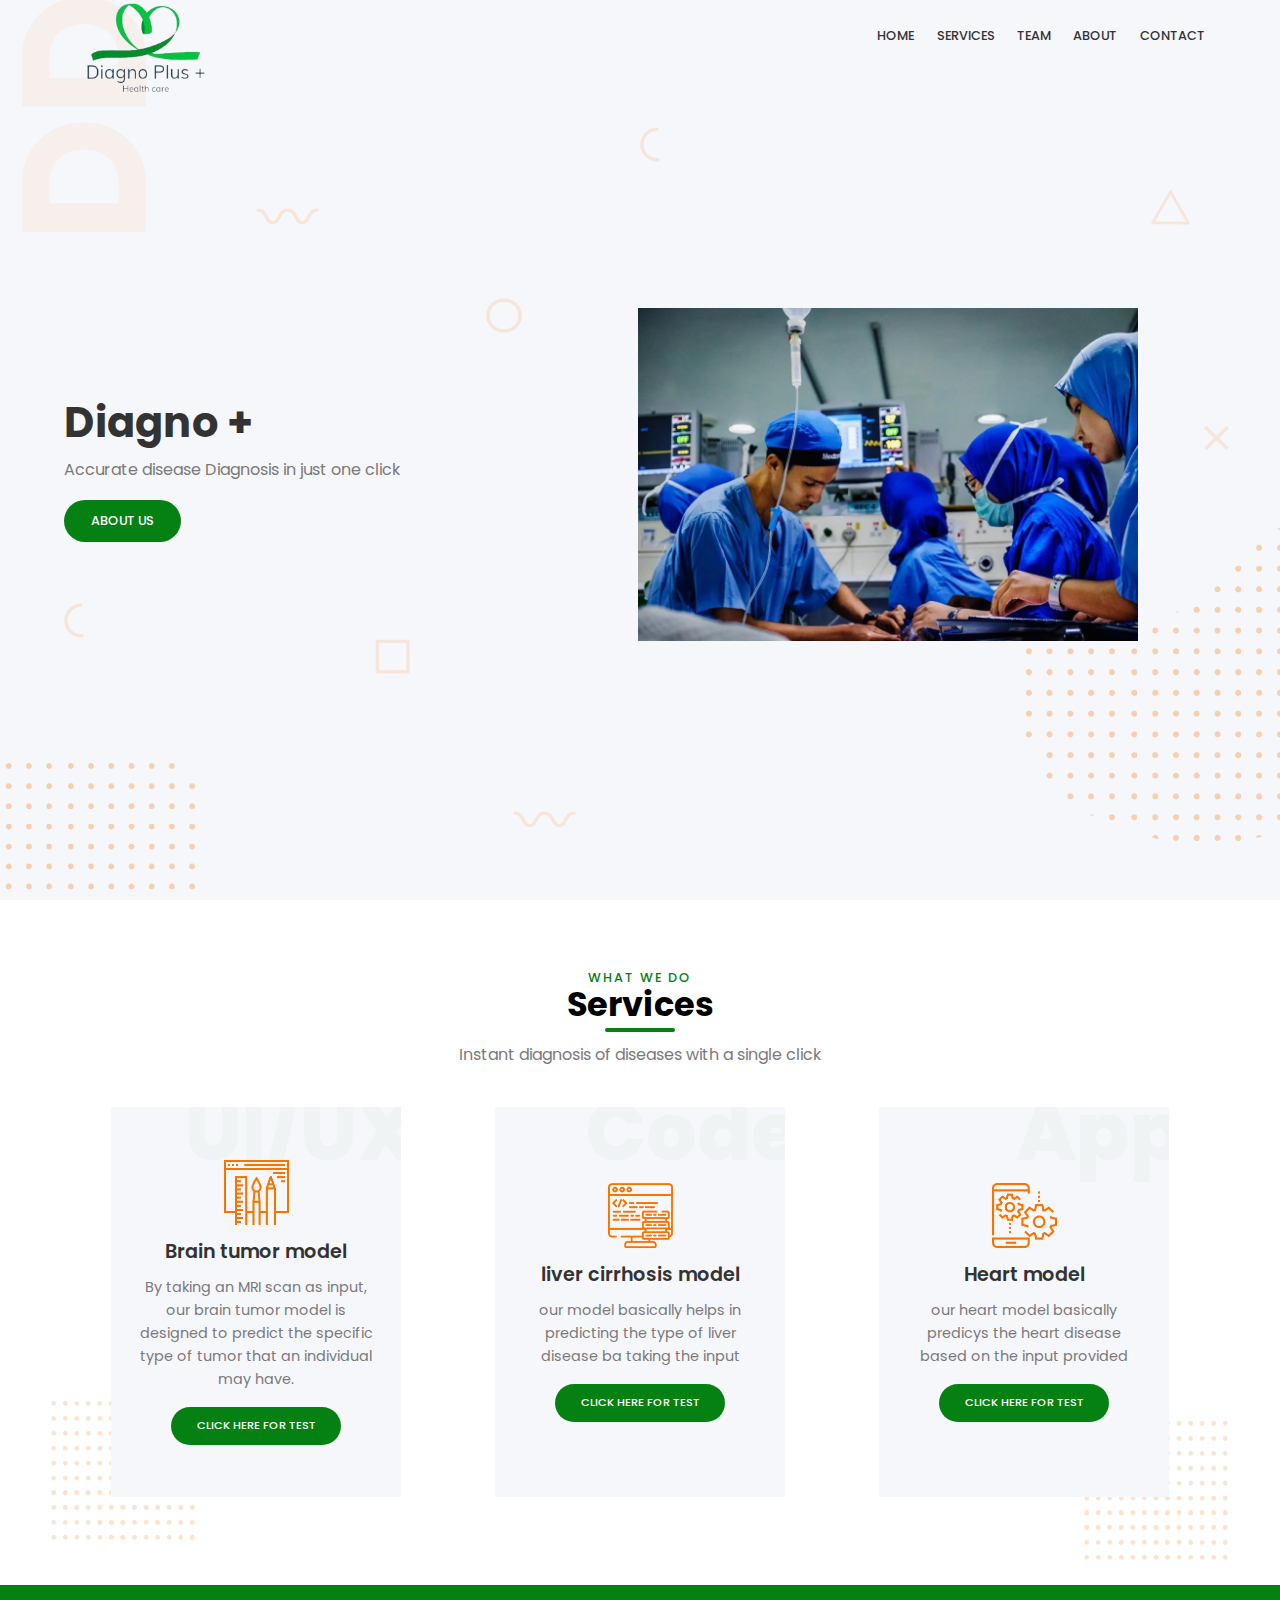
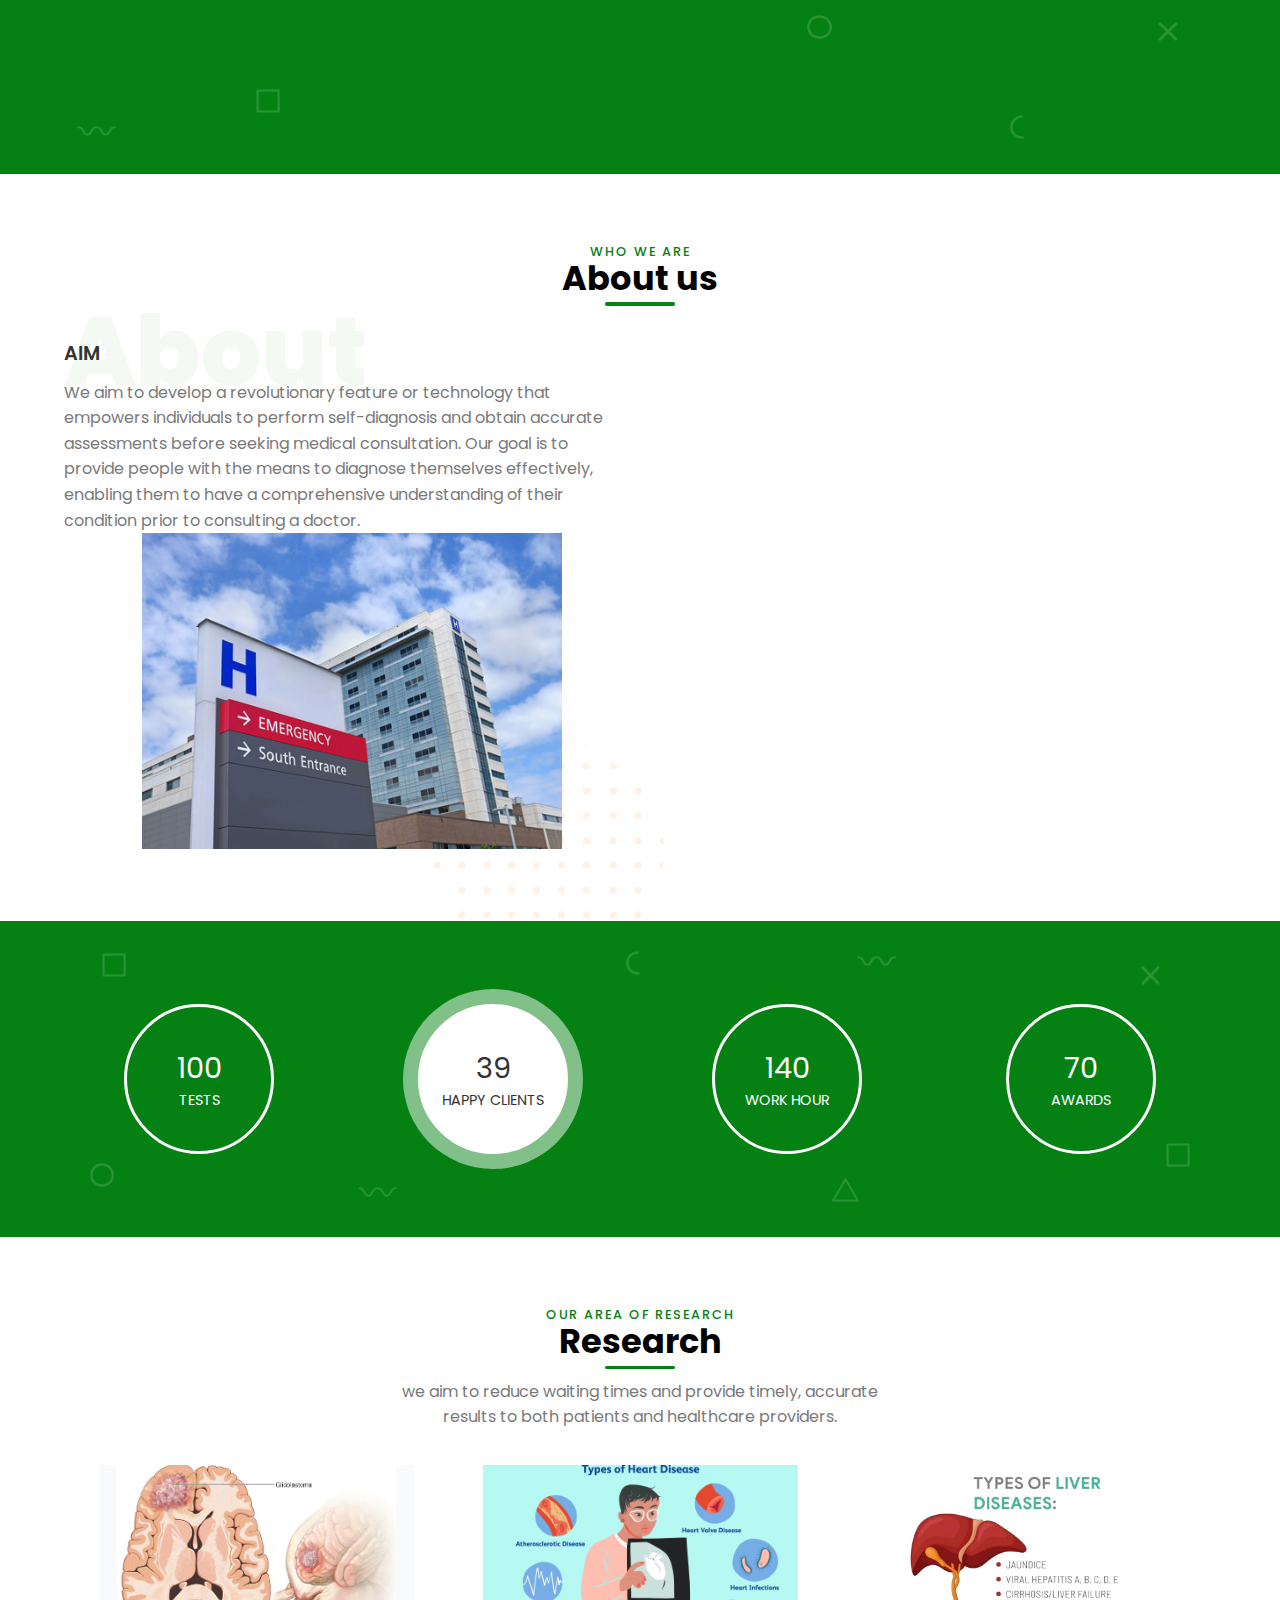
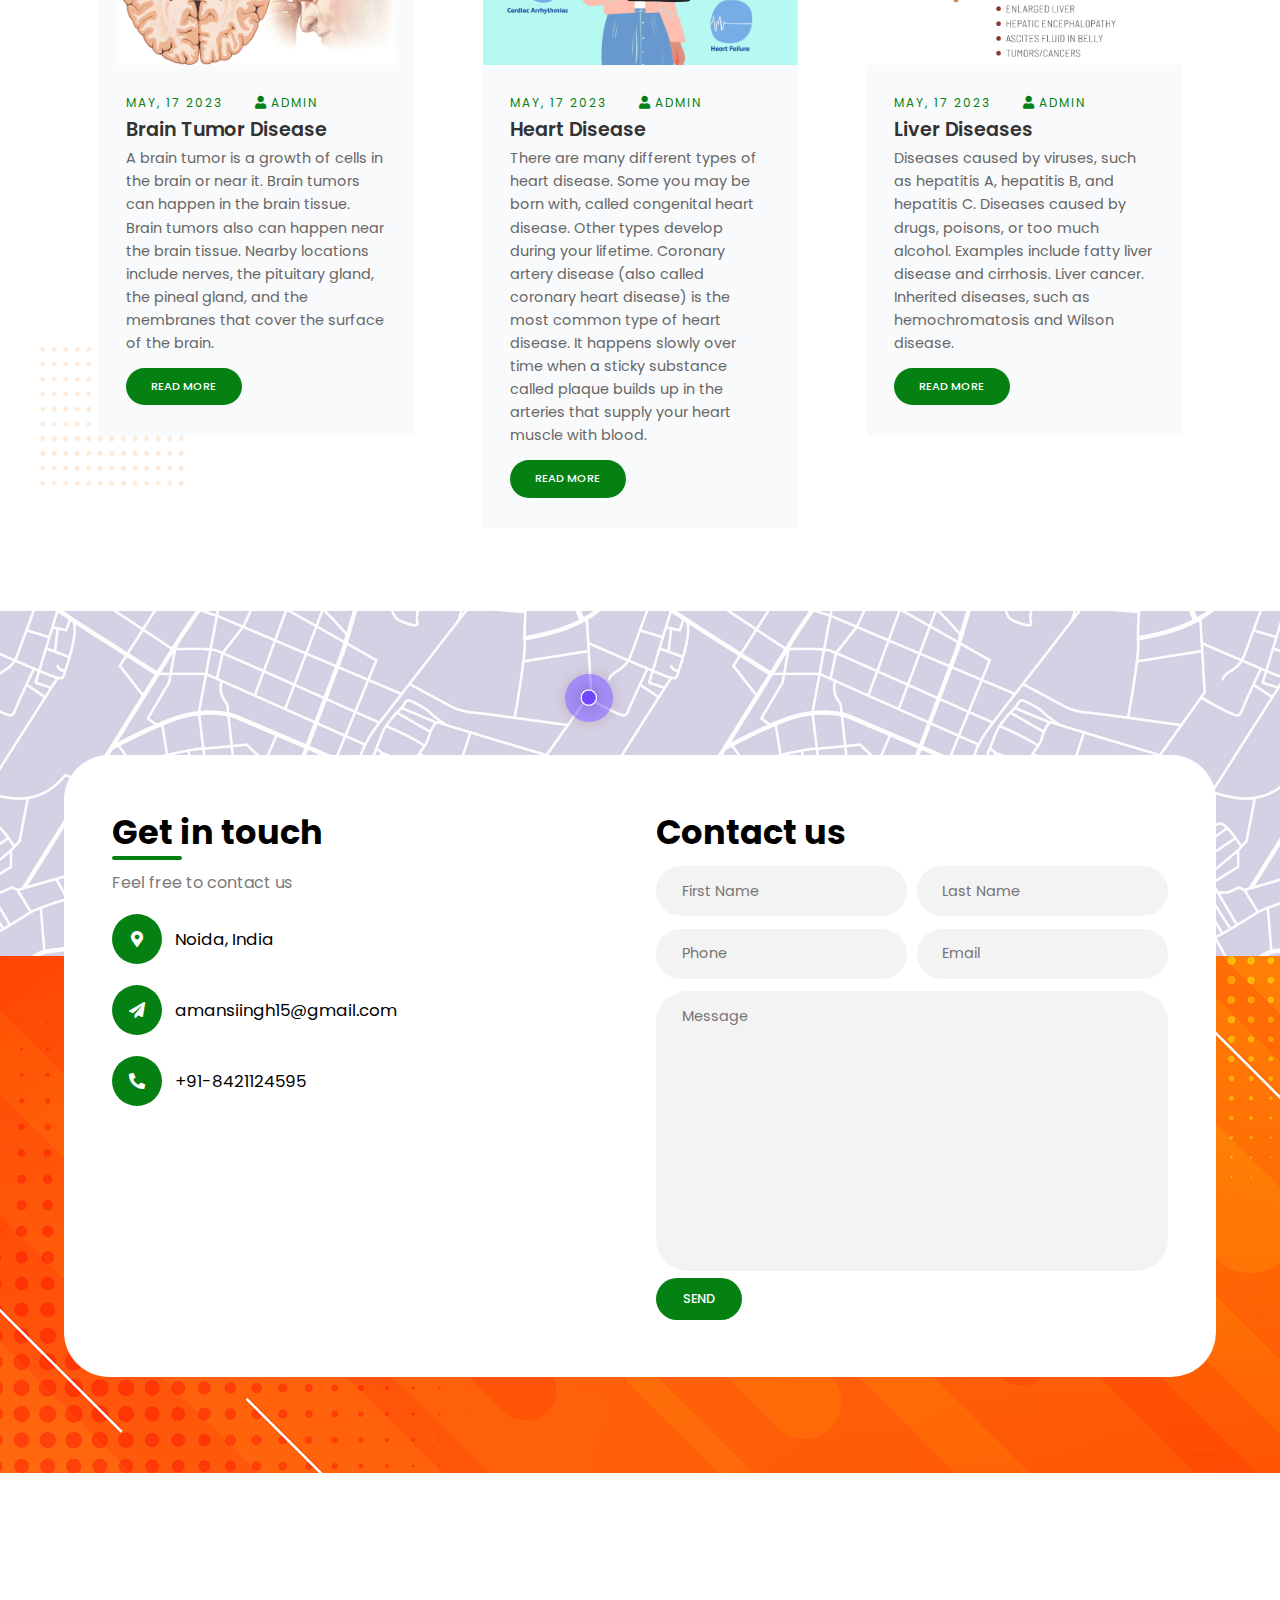
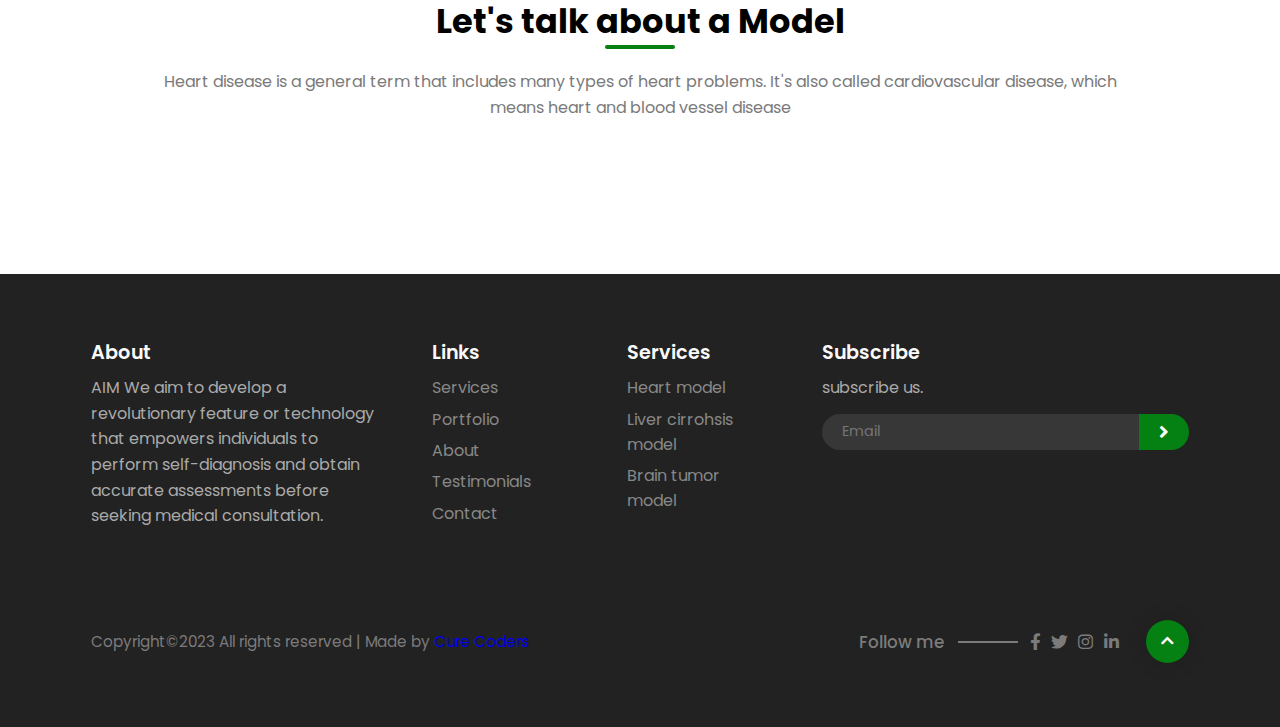
<file: index.html>
<!DOCTYPE html>
<html lang="en">
  <head>
    <meta charset="UTF-8" />
    <meta name="viewport" content="width=device-width, initial-scale=1.0" />
    <title>Diagno</title>
    <link
      rel="stylesheet"
      href="https://cdnjs.cloudflare.com/ajax/libs/font-awesome/5.15.1/css/all.min.css"
    />
    <link
      rel="stylesheet"
      href="https://unpkg.com/swiper/swiper-bundle.min.css"
    />
    <link rel="stylesheet" href="./css/style.css" />
  </head>
  <body>
    <main>
      <header id="header">
        <div class="overlay overlay-lg">
          <img src="./img/shapes/square.png" class="shape square" alt="" />
          <img src="./img/shapes/circle.png" class="shape circle" alt="" />
          <img
            src="./img/shapes/half-circle.png"
            class="shape half-circle1"
            alt=""
          />
          <img
            src="./img/shapes/half-circle.png"
            class="shape half-circle2"
            alt=""
          />
          <img src="./img/shapes/x.png" class="shape xshape" alt="" />
          <img src="./img/shapes/wave.png" class="shape wave wave1" alt="" />
          <img src="./img/shapes/wave.png" class="shape wave wave2" alt="" />
          <img src="./img/shapes/triangle.png" class="shape triangle" alt="" />
          <img src="./img/shapes/letters.png" class="letters" alt="" />
          <img src="./img/shapes/points1.png" class="points points1" alt="" />
        </div>

        <nav>
          <div class="container">
            <div class="logo">
              <img src="./img/logo.png" alt="" />
            </div>

            <div class="links">
              <ul>
                <li>
                  <a href="#header">Home</a>
                </li>
                <li>
                  <a href="#services">Services</a>
                </li>
                <li>
                  <a href="#portfolio">Team</a>
                </li>
                <li>
                  <a href="#about">About</a>
                </li>
                <!--<li>
                  <a href="#testimonials">Testimonials</a>
                </li>-->
                <li>
                  <a href="#contact">Contact</a>
                </li>
      
            
              </ul>
            </div>

            <div class="hamburger-menu">
              <div class="bar"></div>
            </div>
          </div>
        </nav>

        <div class="header-content">
          <div class="container grid-2">
            <div class="column-1">
              <h1 class="header-title">Diagno +</h1>
              <p class="text">
                Accurate disease Diagnosis in just one click
              </p>
              <a href="#" class="btn">About Us </a>
            </div>

            <div class="column-2 image">
              <img
                src="./img/shapes/points2.png"
                class="points points2"
                alt=""
              />
              <img src="./img/person.png" class="img-element z-index" alt="" />
            </div>
          </div>
        </div>
      </header>

      <section class="services section" id="services">
        <div class="container">
          <div class="section-header">
            <h3 class="title" data-title="What we Do">Services</h3>
            <p class="text">
              Instant diagnosis of diseases with a single click
            </p>
          </div>

          <div class="cards">
            <div class="card-wrap">
              <img
                src="./img/shapes/points3.png"
                class="points points1 points-sq"
                alt=""
              />
              <div class="card" data-card="UI/UX">
                <div class="card-content z-index">
                  <img src="./img/design-icon.png" class="icon" alt="" />
                  <h3 class="title-sm">Brain tumor model</h3>
                  <p class="text">
                    By taking an MRI scan as input, our brain tumor model is designed to predict the specific type of tumor that an individual may have.
                  </p>
                  <a href="./predpg.html" class="btn small">Click Here for Test</a>
                </div>
              </div>
            </div>

            <div class="card-wrap">
              <div class="card" data-card="Code">
                <div class="card-content z-index">
                  <img src="./img/code-icon.png" class="icon" alt="" />
                  <h3 class="title-sm">liver cirrhosis model</h3>
                  <p class="text">
                    our model basically helps in predicting the type of liver disease ba taking the input 
                  </p>
                  <a href="./predpg.html" class="btn small">Click Here for Test</a>
                </div>
              </div>
            </div>

            <div class="card-wrap">
              <img
                src="./img/shapes/points3.png"
                class="points points2 points-sq"
                alt=""
              />
              <div class="card" data-card="App">
                <div class="card-content z-index">
                  <img src="./img/app-icon.png" class="icon" alt="" />
                  <h3 class="title-sm">Heart model </h3>
                  <p class="text">
                    our heart model basically predicys the heart disease based on the input provided
                  </p>
                  <a href="./predpg.html" class="btn small">Click Here for Test</a>
                </div>
              </div>
            </div>
          </div>
        </div>
      </section>

      <section class="portfolio section" id="portfolio">
        <div class="background-bg">
          <div class="overlay overlay-sm">
            <img
              src="./img/shapes/half-circle.png"
              class="shape half-circle1"
              alt=""
            />
            <img
              src="./img/shapes/half-circle.png"
              class="shape half-circle2"
              alt=""
            />
            <img src="./img/shapes/square.png" class="shape square" alt="" />
            <img src="./img/shapes/wave.png" class="shape wave" alt="" />
            <img src="./img/shapes/circle.png" class="shape circle" alt="" />
            <img
              src="./img/shapes/triangle.png"
              class="shape triangle"
              alt=""
            />
            <img src="./img/shapes/x.png" class="shape xshape" alt="" />
          </div>
        </div>

       

          <div class="section-body">
            <div class="filter">
              <button class="filter-btn active" data-filter="*">All</button>
              <!-- <button class="filter-btn" data-filter=".ui">UI/UX</button>
              <button class="filter-btn" data-filter=".webdev">Web Dev</button>
              <button class="filter-btn" data-filter=".appdev">
                Mobile App
              </button>
              <button class="filter-btn" data-filter=".logo-design">
                Logo Design
              </button>
            </div> -->

            
              <!-- <div class="grid-item logo-design">
                <div class="gallery-image">
                  <img src="./img/portfolio/port5.jpg" alt="" />
                  <div class="img-overlay">
                    <div class="plus"></div>
                    <div class="img-description">
                      <h3>Logo Design</h3>
                      <h5>View Demo</h5>
                    </div>
                  </div>
                </div>
              </div>
              <div class="grid-item appdev">
                <div class="gallery-image">
                  <img src="./img/portfolio/port6.jpg" alt="" />
                  <div class="img-overlay">
                    <div class="plus"></div>
                    <div class="img-description">
                      <h3>App Development</h3>
                      <h5>View Demo</h5>
                    </div>
                  </div>
                </div>
              </div>
              <div class="grid-item logo-design">
                <div class="gallery-image">
                  <img src="./img/portfolio/port7.jpg" alt="" />
                  <div class="img-overlay">
                    <div class="plus"></div>
                    <div class="img-description">
                      <h3>Logo Design</h3>
                      <h5>View Demo</h5>
                    </div>
                  </div>
                </div>
              </div>
              <div class="grid-item appdev ui">
                <div class="gallery-image">
                  <img src="./img/portfolio/port8.png" alt="" />
                  <div class="img-overlay">
                    <div class="plus"></div>
                    <div class="img-description">
                      <h3>App Development</h3>
                      <h5>View Demo</h5>
                    </div>
                  </div>
                </div>
              </div>
              <div class="grid-item ui webdev">
                <div class="gallery-image">
                  <img src="./img/portfolio/port9.png" alt="" />
                  <div class="img-overlay">
                    <div class="plus"></div>
                    <div class="img-description">
                      <h3>Web Design</h3>
                      <h5>View Demo</h5>
                    </div>
                  </div>
                </div>
              </div>
            </div>
            <div class="more-folio">
              <a href="#" class="btn">More Folio</a>
            </div>
          </div>
        </div>-->
      </section> 


      <section class="about section" id="about">
        <div class="container">
          <div class="section-header">
            <h3 class="title" data-title="Who We Are">About us</h3>
          </div>

          <div class="section-body grid-2">
            <div class="column-1">
              <h3 class="title-sm">AIM</h3>
              <p class="text">
                We aim to develop a revolutionary feature or technology that empowers individuals to perform self-diagnosis and obtain accurate assessments before seeking medical consultation. Our goal is to provide people with the means to diagnose themselves effectively, enabling them to have a comprehensive understanding of their condition prior to consulting a doctor.
              </p>
              
          
          <div class="column-2 image">
              <img src="./img/shapes/points4.png" class="points" alt="" />
              <img src="./img/hos.jpg" class="z-index" alt="" />
            </div>
          </div>
        </div>
      </section>

      <section class="records">
        <div class="overlay overlay-sm">
          <img src="./img/shapes/square.png" alt="" class="shape square1" />
          <img src="./img/shapes/square.png" alt="" class="shape square2" />
          <img src="./img/shapes/circle.png" alt="" class="shape circle" />
          <img
            src="./img/shapes/half-circle.png"
            alt=""
            class="shape half-circle"
          />
          <img src="./img/shapes/wave.png" alt="" class="shape wave wave1" />
          <img src="./img/shapes/wave.png" alt="" class="shape wave wave2" />
          <img src="./img/shapes/x.png" alt="" class="shape xshape" />
          <img src="./img/shapes/triangle.png" alt="" class="shape triangle" />
        </div>

        <div class="container">
          <div class="wrap">
            <div class="record-circle">
              <h2 class="number" data-num="235">100</h2>
              <h4 class="sub-title">Tests</h4>
            </div>
          </div>

          <div class="wrap">
            <div class="record-circle active">
              <h2 class="number" data-num="174">39</h2>
              <h4 class="sub-title">Happy Clients</h4>
            </div>
          </div>

          <div class="wrap">
            <div class="record-circle">
              <h2 class="number" data-num="892">140</h2>
              <h4 class="sub-title">Work Hour</h4>
            </div>
          </div>

          <div class="wrap">
            <div class="record-circle">
              <h2 class="number" data-num="368">70</h2>
              <h4 class="sub-title">Awards</h4>
            </div>
          </div>
        </div>
      </section>

      <section class="blog section">
        <div class="container">
          <div class="section-header">
            <h3 class="title" data-title="Our Area of Research">Research</h3>
            <p class="text">
              we aim to reduce waiting times and provide timely, accurate results to both patients and healthcare providers. 
            </p>
          </div>

          <div class="blog-wrapper">
            <div class="blog-wrap">
              <img
                src="./img/shapes/points3.png"
                alt=""
                class="points points-sq"
              />

              <div class="blog-card">
                <div class="blog-image">
                  <img src="./img/blog1.png" alt="" />
                </div>

                <div class="blog-content">
                  <div class="blog-info">
                    <h5 class="blog-date">May, 17 2023</h5>
                    <h5 class="blog-user"><i class="fas fa-user"></i>Admin</h5>
                  </div>
                  <h3 class="title-sm">Brain Tumor Disease</h3>
                  <p class="blog-text">
                    A brain tumor is a growth of cells in the brain or near it. Brain tumors can happen in the brain tissue. Brain tumors also can happen near the brain tissue. Nearby locations include nerves, the pituitary gland, the pineal gland, and the membranes that cover the surface of the brain.
                  </p>
                  <a href="./predpg.html" class="btn small">Read more</a>
                </div>
              </div>
            </div>

            <div class="blog-wrap">
              <div class="blog-card">
                <div class="blog-image">
                  <img src="./img/blog2.png" alt="" />
                </div>

                <div class="blog-content">
                  <div class="blog-info">
                    <h5 class="blog-date">May, 17 2023</h5>
                    <h5 class="blog-user"><i class="fas fa-user"></i>Admin</h5>
                  </div>
                  <h3 class="title-sm">Heart Disease</h3>
                  <p class="blog-text">
                    There are many different types of heart disease. Some you may be born with, called congenital heart disease. Other types develop during your lifetime.
Coronary artery disease (also called coronary heart disease) is the most common type of heart disease. It happens slowly over time when a sticky substance called plaque builds up in the arteries that supply your heart muscle with blood.

                  </p>
                  <a href="#" class="btn small">Read more</a>
                </div>
              </div>
            </div>

            <div class="blog-wrap">
              <div class="blog-card">
                <div class="blog-image">
                  <img src="./img/blog3.jpg" alt="" />
                </div>

                <div class="blog-content">
                  <div class="blog-info">
                    <h5 class="blog-date">May, 17 2023</h5>
                    <h5 class="blog-user"><i class="fas fa-user"></i>Admin</h5>
                  </div>
                  <h3 class="title-sm">Liver Diseases</h3>
                  <p class="blog-text">
                    Diseases caused by viruses, such as hepatitis A, hepatitis B, and hepatitis C. Diseases caused by drugs, poisons, or too much alcohol. Examples include fatty liver disease and cirrhosis. Liver cancer. Inherited diseases, such as hemochromatosis and Wilson disease.
                  </p>
                  <a href="#" class="btn small">Read more</a>
                </div>
              </div>
            </div>
          </div>
        </div>
      </section>

    <!--   <section class="testimonials section" id="testimonials">
        <div class="container">
          <div class="section-header">
            <h3 class="title" data-title="What People Say">Testimonials</h3>
          </div>

          <div class="testi-content grid-2">
            <div class="column-1 reviews">
              <div class="swiper-container">
                <div class="swiper-wrapper">
                  <div class="swiper-slide review">
                    <i class="fas fa-quote-left quote"></i>
                    <div class="rate">
                      <i class="fas fa-star"></i>
                      <i class="fas fa-star"></i>
                      <i class="fas fa-star"></i>
                      <i class="fas fa-star"></i>
                      <i class="fas fa-star"></i>
                    </div>

                    <p class="review-text">
                      Lorem, ipsum dolor sit amet consectetur adipisicing elit.
                      Laudantium adipisci veniam debitis quas, sapiente
                      repellendus mollitia. Laboriosam labore voluptate quos?
                    </p>

                    <div class="review-info">
                      <h3 class="review-name">Matias Butt</h3>
                      <h5 class="review-job">Photographer, Paris</h5>
                    </div>
                  </div>

                  <div class="swiper-slide review">
                    <i class="fas fa-quote-left quote"></i>
                    <div class="rate">
                      <i class="fas fa-star"></i>
                      <i class="fas fa-star"></i>
                      <i class="fas fa-star"></i>
                      <i class="fas fa-star"></i>
                      <i class="fas fa-star"></i>
                    </div>

                    <p class="review-text">
                      Lorem ipsum dolor, sit amet consectetur adipisicing elit.
                      Fugiat voluptate consequatur aut tenetur fugit error
                      molestiae quaerat ex odio rem?
                    </p>

                    <div class="review-info">
                      <h3 class="review-name">Romeo Herbert</h3>
                      <h5 class="review-job">CEO, Munich</h5>
                    </div>
                  </div>

                  <div class="swiper-slide review">
                    <i class="fas fa-quote-left quote"></i>
                    <div class="rate">
                      <i class="fas fa-star"></i>
                      <i class="fas fa-star"></i>
                      <i class="fas fa-star"></i>
                      <i class="fas fa-star"></i>
                      <i class="fas fa-star"></i>
                    </div>

                    <p class="review-text">
                      Lorem ipsum dolor sit amet consectetur adipisicing elit.
                      Cupiditate voluptatum enim nemo quod amet dolorum aliquam,
                      sapiente omnis eaque consectetur.
                    </p>

                    <div class="review-info">
                      <h3 class="review-name">Jack Costa</h3>
                      <h5 class="review-job">Director of THR, London</h5>
                    </div>
                  </div>

                  <div class="swiper-slide review">
                    <i class="fas fa-quote-left quote"></i>
                    <div class="rate">
                      <i class="fas fa-star"></i>
                      <i class="fas fa-star"></i>
                      <i class="fas fa-star"></i>
                      <i class="fas fa-star"></i>
                      <i class="fas fa-star"></i>
                    </div>

                    <p class="review-text">
                      Lorem ipsum dolor sit amet consectetur, adipisicing elit.
                      Perspiciatis ab incidunt, dicta quam inventore ipsum
                      dolor. Consectetur nam incidunt error!
                    </p>

                    <div class="review-info">
                      <h3 class="review-name">Reiss Mccartney</h3>
                      <h5 class="review-job">Engineer, San Francisco</h5>
                    </div>
                  </div>
                </div>

                <div class="review-nav swiper-button-prev">
                  <i class="fas fa-long-arrow-alt-left"></i>
                </div>
                <div class="review-nav swiper-button-next">
                  <i class="fas fa-long-arrow-alt-right"></i>
                </div>
              </div>
            </div>

            <div class="column-2 image">
              <img src="./img/testi.png" alt="" class="img-element" />
            </div>
          </div>
        </div>
      </section> -->

      <section class="contact" id="contact">
        <div class="container">
          <div class="contact-box">
            <div class="contact-info">
              <h3 class="title">Get in touch</h3>
              <p class="text">
                Feel free to contact us
              </p>
              <div class="information-wrap">
                <div class="information">
                  <div class="contact-icon">
                    <i class="fas fa-map-marker-alt"></i>
                  </div>
                  <p class="info-text">Noida, India</p>
                </div>

                <div class="information">
                  <div class="contact-icon">
                    <i class="fas fa-paper-plane"></i>
                  </div>
                  <p class="info-text">amansiingh15@gmail.com</p>
                </div>

                <div class="information">
                  <div class="contact-icon">
                    <i class="fas fa-phone-alt"></i>
                  </div>
                  <p class="info-text">+91-8421124595</p>
                </div>
              </div>
            </div>

            <div class="contact-form">
              <h3 class="title">Contact us</h3>
              <div class="row">
                <input
                  type="text"
                  class="contact-input"
                  placeholder="First Name"
                />
                <input
                  type="text"
                  class="contact-input"
                  placeholder="Last Name"
                />
              </div>

              <div class="row">
                <input type="text" class="contact-input" placeholder="Phone" />
                <input type="email" class="contact-input" placeholder="Email" />
              </div>

              <div class="row">
                <textarea
                  name="message"
                  class="contact-input textarea"
                  placeholder="Message"
                ></textarea>
              </div>
              <a href="#" class="btn">Send</a>
            </div>
          </div>
        </div>
      </section>

      <section class="hireme" id="hireme">
        <div class="container">
          <h3 class="title">Let's talk about a Model</h3>
          <p class="text">
           Heart disease is a general term that includes many types of heart problems. It's also called cardiovascular disease, which means heart and blood vessel disease
          </p>
          <!-- <a href="#" class="btn">Hire me</a> -->
        </div>
      </section>
    </main>

    <footer class="footer">
      <div class="container">
        <div class="grid-4">
          <div class="grid-4-col footer-about">
            <h3 class="title-sm">About</h3>
            <p class="text">
              AIM
We aim to develop a revolutionary feature or technology that empowers individuals to perform self-diagnosis and obtain accurate assessments before seeking medical consultation.
            </p>
          </div>

          <div class="grid-4-col footer-links">
            <h3 class="title-sm">Links</h3>
            <ul>
              <li>
                <a href="#services">Services</a>
              </li>
              <li>
                <a href="#portfolio">Portfolio</a>
              </li>
              <li>
                <a href="#about">About</a>
              </li>
              <li>
                <a href="#testimonials">Testimonials</a>
              </li>
              <li>
                <a href="#contact">Contact</a>
              </li>
            </ul>
          </div>

          <div class="grid-4-col footer-links">
            <h3 class="title-sm">Services</h3>
            <ul>
              <li>
                <a href="#">Heart model </a>
              </li>
              <li>
                <a href="#">Liver cirrohsis model </a>
              </li>
              <li>
                <a href="#">Brain tumor model</a>
              </li>
             <!--  <li>
                <a href="#">Marketing</a>
              </li>
              <li>
                <a href="#">UI Design</a>
              </li> -->
            </ul>
          </div>

          <div class="grid-4-col footer-newstletter">
            <h3 class="title-sm">Subscribe</h3>
            <p class="text">
              subscribe us.
            </p>
            <div class="footer-input-wrap">
              <input type="email" class="footer-input" placeholder="Email" />
              <a href="#" class="input-arrow">
                <i class="fas fa-angle-right"></i>
              </a>
            </div>
          </div>
        </div>

        <div class="bottom-footer">
          <div class="copyright">
            <p class="text">
              Copyright&copy;2023 All rights reserved | Made by
              <span class="split-text" data-text="FORUM"><a
                href="http://localhost:8890/notebooks/Untitled3.ipynb?kernel_name=python3/" > Cure Coders </a></span>
             
            </p>
          </div>

          <div class="followme-wrap">
            <div class="followme">
              <h3>Follow me</h3>
              <span class="footer-line"></span>
              <div class="social-media">
                <a href="#">
                  <i class="fab fa-facebook-f"></i>
                </a>
                <a href="#">
                  <i class="fab fa-twitter"></i>
                </a>
                <a href="#">
                  <i class="fab fa-instagram"></i>
                </a>
                <a href="#">
                  <i class="fab fa-linkedin-in"></i>
                </a>
              </div>
            </div>

            <div class="back-btn-wrap">
              <a href="#" class="back-btn">
                <i class="fas fa-chevron-up"></i>
              </a>
            </div>
          </div>
        </div>
      </div>
    </footer>

    <script src="https://cdnjs.cloudflare.com/ajax/libs/jquery/3.5.1/jquery.min.js"></script>
    <script src="./js/isotope.pkgd.min.js"></script>
    <script src="https://unpkg.com/swiper/swiper-bundle.min.js"></script>
    <script src="./js/app.js"></script>
  </body>
</html>
</file>
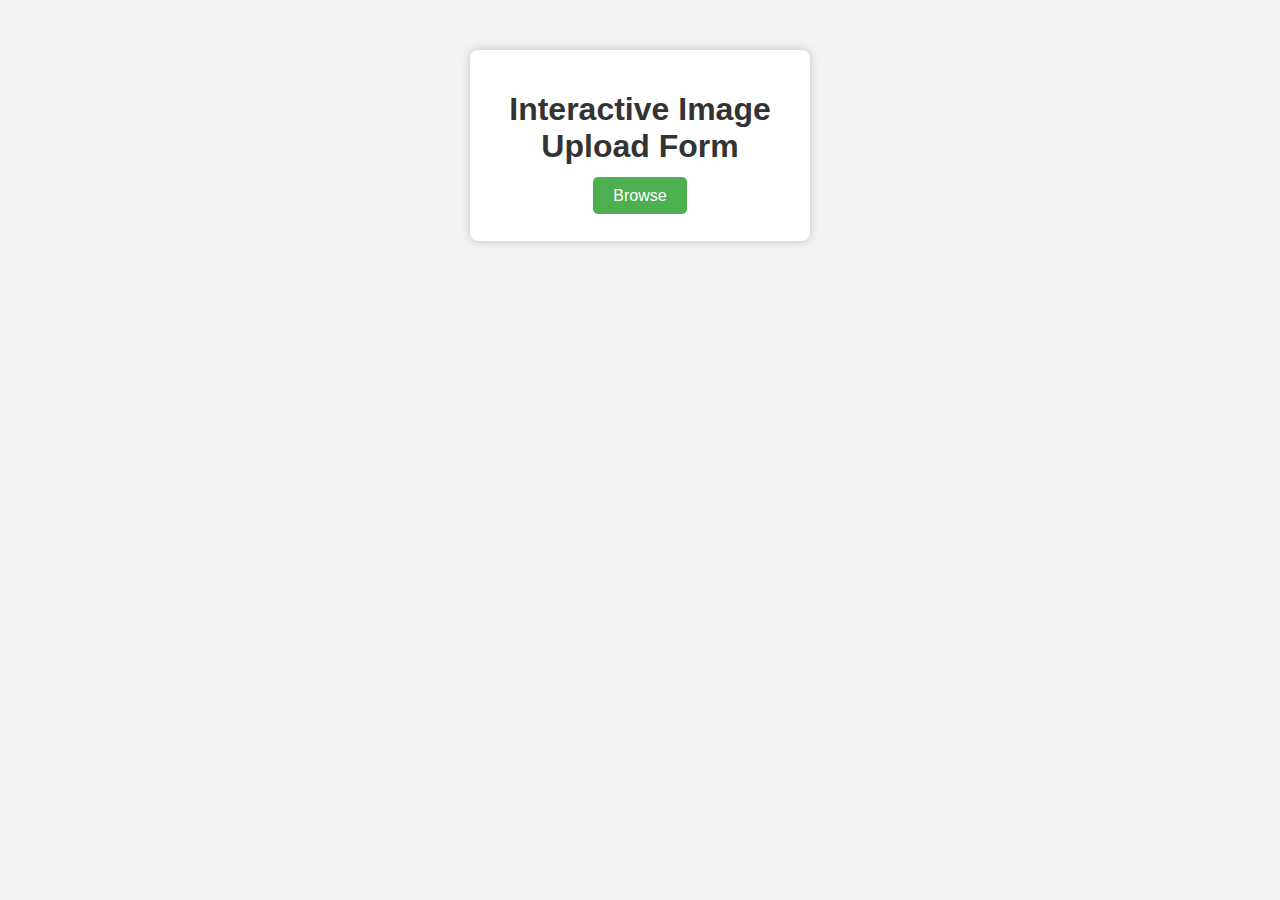
<file: predpg.html>
<!DOCTYPE html>
<html>

<head>
    <title>Interactive Image Upload Form</title>
    <style>
        body {
            font-family: Arial, Helvetica, sans-serif;
            background-color: #f2f2f2;
            text-align: center;
        }

        .container {
            background-color: #ffffff;
            padding: 20px;
            border-radius: 8px;
            box-shadow: 0px 0px 10px 0px rgba(0, 0, 0, 0.2);
            width: 300px;
            margin: 0 auto;
            margin-top: 50px;
        }

        h1 {
            color: #333;
        }

        #file-input {
            display: none;
        }

        label {
            background-color: #4CAF50;
            /* Green button background color */
            color: white;
            padding: 10px 20px;
            border-radius: 5px;
            cursor: pointer;
            margin-bottom: 10px;
            transition: background-color 0.3s ease;
            /* Smooth color transition on hover */
        }

        label:hover {
            background-color: #45a049;
            /* Darker green on hover */
        }

        #selected-file {
            margin-top: 10px;
            color: #333;
        }

        #image-loaded-message {
            display: none;
            color: green;
            font-weight: bold;
        }

        img {
            max-width: 100%;
            height: auto;
            display: none;
            margin-top: 10px;
        }
    </style>
</head>

<body>
    <div class="container">
        <h1>Interactive Image Upload Form</h1>
        <label for="file-input">Browse</label>
        <input type="file" id="file-input">
        <p id="selected-file"></p>
        <p id="image-loaded-message">Image Loaded</p>
        <img id="preview-image">
    </div>

    <script>

        const fileInput = document.getElementById('file-input');
        const selectedFileText = document.getElementById('selected-file');
        const previewImage = document.getElementById('preview-image');
        const imageLoadedMessage = document.getElementById('image-loaded-message');

        fileInput.addEventListener('change', function () {
            const file = this.files[0];

            if (file) {
                selectedFileText.textContent = `Selected File: ${file.name}`;
                previewImage.src = URL.createObjectURL(file);
                previewImage.style.display = 'block';
                imageLoadedMessage.style.display = 'block';

                // Send the image to the server for processing
                const formData = new FormData();
                formData.append('file', file);

                fetch('/upload', {
                    method: 'POST',
                    body: formData
                })
                    .then(response => response.json())
                    .then(data => {
                        console.log(data.prediction);
                        // Display the prediction result on the webpage
                        const predictionResult = document.createElement('p');
                        predictionResult.textContent = `Type of tumor: ${data.prediction}`;
                        document.body.appendChild(predictionResult);
                    })
                    .catch(error => console.error('Error:', error));
            } else {
                selectedFileText.textContent = '';
                previewImage.style.display = 'none';
                imageLoadedMessage.style.display = 'none';
            }
        });


    </script>
</body>

</html>
</file>
<file: css/style.css>
@import url("https://fonts.googleapis.com/css2?family=Poppins:wght@100;200;300;400;500;600;700;800;900&display=swap");

:root {
  --dark-one: #333;
  --dark-two: #7a7a7a;
  --main-color: #058113;
  --light-one: #fff;
  --light-two: #f9fafb;
  --light-three: #f6f7fb;
}

/* Genral Styles */

*,
*::before,
*::after {
  margin: 0;
  padding: 0;
  box-sizing: border-box;
}

html {
  scroll-behavior: smooth;
}

body,
button,
input,
textarea {
  font-family: "Poppins", sans-serif;
}

a {
  text-decoration: none;
}

ul {
  list-style: none;
}

img {
  width: 100%;
}

.container {
  position: relative;
  z-index: 5;
  max-width: 92rem;
  padding: 0 4rem;
  margin: 0 auto;
}

.stop-scrolling {
  height: 100%;
  overflow: hidden;
}

.grid-2 {
  display: grid;
  grid-template-columns: repeat(2, 1fr);
  align-items: center;
  justify-content: center;
}

.text {
  font-size: 1.25rem;
  color: var(--dark-two);
  line-height: 1.6;
}

.column-1 {
  margin-right: 1.5rem;
}

.column-2 {
  margin-left: 1.5rem;
}

.image {
  position: relative;
  display: flex;
  align-items: center;
  justify-content: center;
}

.z-index {
  position: relative;
  z-index: 2;
}

.overlay {
  position: absolute;
  width: 100%;
  height: 100%;
  overflow: hidden;
  top: 0;
  left: 0;
}

.overlay .shape {
  width: initial;
  opacity: 0.13;
  position: absolute;
}

.overlay.overlay-lg .shape {
  height: 55px;
}

.overlay.overlay-lg .shape.wave {
  height: initial;
  width: 88px;
}

.overlay.overlay-lg .shape.xshape {
  height: 38px;
}

.overlay.overlay-sm .shape {
  filter: brightness(0) invert(1);
  opacity: 0.15;
  height: 40px;
}

.overlay.overlay-sm .shape.wave {
  height: initial;
  width: 70px;
}

.overlay.overlay-sm .shape.xshape {
  height: 30px;
}

.points {
  opacity: 0.3;
  position: absolute;
}

.section {
  padding: 7rem 0;
  overflow: hidden;
}

.section-header {
  text-align: center;
  margin-bottom: 1.5rem;
}

.title {
  position: relative;
  display: inline-block;
  padding-bottom: 1rem;
  line-height: 1;
  font-size: 2.8rem;
  margin-bottom: 0.6rem;
}

.title:before {
  content: attr(data-title);
  display: block;
  margin-bottom: 0.4rem;
  color: var(--main-color);
  font-size: 1.15rem;
  font-weight: 500;
  text-transform: uppercase;
  letter-spacing: 3px;
}

.title:after {
  content: "";
  position: absolute;
  width: 90px;
  height: 5px;
  border-radius: 3px;
  background-color: var(--main-color);
  bottom: 0;
  left: 50%;
  transform: translateX(-50%);
}

.section-header .text {
  max-width: 600px;
  margin: 0 auto;
}

.title-sm {
  color: var(--dark-one);
  font-weight: 600;
  font-size: 1.6rem;
}

.points-sq {
  width: 210px;
}

.btn {
  display: inline-block;
  padding: 0.85rem 2rem;
  background-color: var(--main-color);
  color: var(--light-one);
  border-radius: 2rem;
  font-size: 1.05rem;
  text-transform: uppercase;
  font-weight: 500;
  transition: 0.3s;
}

.btn:hover {
  background-color: #F57516;
}

.btn.small {
  padding: 0.7rem 1.8rem;
  font-size: 1rem;
}

/* End Genral Styles */

/* Header */

header {
  width: 100%;
  background-color: var(--light-three);
  overflow: hidden;
  position: relative;
}

nav {
  width: 100%;
  position: relative;
  z-index: 50;
}

nav .container {
  display: flex;
  justify-content: space-between;
  height: 6rem;
  align-items: center;
}

.logo {
  width: 165px;
  display: flex;
  align-items: center;
}

.links ul {
  display: flex;
}

.links a {
  display: inline-block;
  padding: 0.9rem 1.2rem;
  color: var(--dark-one);
  font-size: 1.05rem;
  text-transform: uppercase;
  font-weight: 500;
  line-height: 1;
  transition: 0.3s;
}

.links a.active {
  background-color: var(--main-color);
  color: var(--light-one);
  border-radius: 2rem;
  font-size: 1rem;
  padding: 0.9rem 2.1rem;
  margin-left: 1rem;
}

.links a:hover {
  color: var(--main-color);
}

.links a.active:hover {
  color: var(--light-one);
  background-color: #f57500;
}

.hamburger-menu {
  width: 2.7rem;
  height: 3rem;
  z-index: 100;
  position: relative;
  display: none;
  align-items: center;
  justify-content: flex-end;
}

.hamburger-menu .bar {
  position: relative;
  width: 2.1rem;
  height: 3px;
  border-radius: 3px;
  background-color: var(--dark-one);
  transition: 0.5s;
}

.bar:before,
.bar:after {
  content: "";
  position: absolute;
  width: 2.1rem;
  height: 3px;
  border-radius: 3px;
  background-color: var(--dark-one);
  transition: 0.5s;
}

.bar:before {
  transform: translateY(-9px);
}

.bar:after {
  transform: translateY(9px);
}

nav.open .hamburger-menu .bar {
  background-color: transparent;
  transform: rotate(360deg);
}

nav.open .hamburger-menu .bar:before {
  transform: translateY(0) rotate(45deg);
  background-color: var(--light-one);
}

nav.open .hamburger-menu .bar:after {
  transform: translateY(0) rotate(-45deg);
  background-color: var(--light-one);
}

nav.open .links {
  transform: translateX(0);
}

.header-content .container.grid-2 {
  grid-template-columns: 2.5fr 3.5fr;
  min-height: calc(100vh - 6rem);
  padding-bottom: 2.5rem;
  text-align: left;
}

.header-title {
  font-size: 3.8rem;
  line-height: 0.8;
  color: var(--dark-one);
}

.header-content .text {
  margin: 2.15rem 0;
}

.header-content .image .img-element {
  max-width: 750px;
}

header .points1 {
  width: 420px;
  bottom: -75px;
  left: -150px;
}

header .points2 {
  width: 70%;
  top: 65%;
  left: 71%;
}

header .square {
  right: 68%;
  top: 71%;
}

header .triangle {
  right: 7%;
  bottom: 75%;
}

header .xshape {
  right: 4%;
  bottom: 50%;
}

header .half-circle1 {
  left: 50%;
  bottom: 82%;
}

header .half-circle2 {
  left: 5%;
  top: 67%;
}

header .wave1 {
  bottom: 75%;
  left: 20%;
}

header .wave2 {
  bottom: 8%;
  right: 55%;
}

header .circle {
  left: 38%;
  bottom: 63%;
}

.letters {
  position: absolute;
  width: 13.5%;
  top: -5px;
  left: 15px;
  opacity: 0.06;
}

/* End header */

/* Services */

.cards {
  display: flex;
  justify-content: space-around;
  flex-wrap: wrap;
  width: 100%;
}

.card-wrap {
  position: relative;
  margin: 1.7rem 0.8rem;
}

.card {
  position: relative;
  width: 100%;
  max-width: 390px;
  min-height: 520px;
  background-color: var(--light-three);
  display: flex;
  align-items: center;
  justify-content: center;
  text-align: center;
  padding: 3rem 2rem;
  overflow: hidden;
  transition: 0.3s;
}

.card:before {
  content: attr(data-card);
  position: absolute;
  top: -15px;
  right: -15px;
  font-size: 6rem;
  font-weight: 800;
  line-height: 1;
  color: var(--main-color);
  opacity: 0.025;
}

.card:after {
  content: "";
  position: absolute;
  width: 100%;
  height: 0px;
  bottom: 0;
  left: 0;
  background-color: var(--main-color);
  transition: 0.3s;
}

.card-wrap:hover .card {
  transform: translateY(-15px);
}

.card-wrap:hover .card:after {
  height: 8px;
}

.icon {
  width: 90px;
  margin-bottom: 1.7rem;
}

.card .title-sm {
  line-height: 0.8;
}

.card .text {
  font-size: 1.15rem;
  margin: 1.8rem 0;
}

.services .points1 {
  bottom: -50px;
  left: -125px;
  opacity: 0.2;
  pointer-events: none;
}

.services .points2 {
  bottom: -70px;
  right: -65px;
  opacity: 0.2;
  pointer-events: none;
}

/* End Services */

/* Portfolio */

.portfolio {
  position: relative;
  width: 100%;
  background-color: var(--light-two);
}

.background-bg {
  position: absolute;
  width: 100%;
  height: 520px;
  top: 0;
  left: 0;
  background-color: var(--main-color);
}

.portfolio .title,
.portfolio .title:before {
  color: var(--light-one);
}

.portfolio .title:after {
  background-color: var(--light-one);
}

.filter {
  width: 100%;
  display: flex;
  align-items: center;
  justify-content: center;
  flex-wrap: wrap;
}

.filter-btn {
  border: none;
  outline: none;
  background-color: transparent;
  margin: 0.45rem 0.4rem;
  padding: 0.85rem 1.8rem;
  color: var(--light-one);
  text-transform: uppercase;
  font-weight: 500;
  font-size: 1.1rem;
  line-height: 1;
  cursor: pointer;
  border-radius: 2rem;
  transition: 0.3s;
}

.filter-btn.active {
  background-color: var(--light-one);
  color: var(--main-color);
}

.portfolio .square {
  top: 28%;
  left: 20%;
}

.portfolio .circle {
  top: 8%;
  right: 35%;
}

.portfolio .triangle {
  bottom: 10%;
  right: 4%;
}

.portfolio .half-circle1 {
  bottom: 13%;
  left: 5%;
}

.portfolio .half-circle2 {
  top: 35%;
  right: 20%;
}

.portfolio .xshape {
  top: 10%;
  right: 8%;
}

.portfolio .wave {
  top: 38%;
  left: 6%;
}

.grid {
  width: 100%;
  margin: 1.5rem 0;
}

.grid-item {
  width: 33.33%;
  padding: 1rem 1.2rem;
  display: flex;
  justify-content: center;
}

.gallery-image {
  position: relative;
  overflow: hidden;
  border-radius: 16px;
  height: 330px;
  width: 100%;
  cursor: pointer;
}

.gallery-image img {
  position: absolute;
  height: 115%;
  width: initial;
  top: 50%;
  left: 50%;
  transform: translate(-50%, -50%);
  transform-origin: center;
  transition: 0.5s;
}

.gallery-image .img-overlay {
  position: absolute;
  width: 100%;
  height: 100%;
  top: 0;
  left: 0;
  z-index: 2;
  color: var(--light-one);
  background-color: rgba(120, 76, 251, 0.55);
  display: flex;
  flex-direction: column;
  align-items: center;
  justify-content: flex-end;
  padding: 2rem 3.2rem;
  opacity: 0;
  transition: 0.5s;
}

.img-overlay .plus {
  position: relative;
  margin: auto 0;
}

.plus:before,
.plus:after {
  content: "";
  position: absolute;
  width: 4.5rem;
  height: 3px;
  top: 50%;
  left: 50%;
  transform: translate(-50%, -50%);
  background-color: var(--light-one);
  border-radius: 3px;
}

.plus:before {
  transform: translate(-50%, -50%) rotate(-90deg);
}

.img-description {
  width: 100%;
}

.img-overlay h3 {
  font-weight: 600;
  text-transform: uppercase;
  font-size: 1.5rem;
}

.img-overlay h5 {
  font-size: 1.15rem;
  font-weight: 300;
}

.gallery-image:hover .img-overlay {
  opacity: 1;
}

.gallery-image:hover img {
  transform: translate(-50%, -50%) scale(1.1);
}

.more-folio {
  display: flex;
  justify-content: center;
}

/* End Portfolio */

/* About */

.about {
  overflow: hidden;
}

.about img {
  max-width: 600px;
}

.about .text {
  margin-top: 1rem;
}

.skills {
  margin: 1.5rem 0 2.5rem 0;
}

.skill {
  margin: 1rem 0;
}

.skill-title {
  color: #555;
  font-weight: 600;
  margin-bottom: 0.3rem;
}

.skill-bar {
  width: 70%;
  height: 8px;
  border-radius: 4px;
  background-color: #ece6fa;
  position: relative;
  overflow: hidden;
}

.skill-progress {
  position: absolute;
  height: 100%;
  width: 0%;
  top: 0;
  left: 0;
  background-color: var(--main-color);
  transition: 1s;
}

.about .column-1 {
  position: relative;
}

.about .column-1:before {
  content: "About";
  position: absolute;
  font-size: 8rem;
  font-weight: 800;
  color: var(--main-color);
  opacity: 0.04;
  top: 20px;
  left: 0;
  line-height: 0;
}

.about .points {
  width: 300px;
  top: 65%;
  left: 80%;
  opacity: 0.1;
}

/* End About */

/* Records */

.records {
  position: relative;
  background-color: var(--main-color);
  padding: 5.2rem 0;
}

.records .container {
  display: grid;
  grid-template-columns: repeat(4, 1fr);
  align-items: center;
  justify-content: center;
  text-align: center;
  grid-column-gap: 1.5rem;
  grid-row-gap: 2rem;
}

.record-circle {
  width: 180px;
  height: 180px;
  border-radius: 50%;
  margin: 0 auto;
  border: 4px solid var(--light-one);
  display: flex;
  flex-direction: column;
  justify-content: center;
  color: var(--light-one);
}

.record-circle.active {
  background-color: var(--light-one);
  color: var(--dark-one);
  box-shadow: 0 0 0 15px rgb(255, 255, 255, 0.5);
}

.number {
  font-weight: 400;
  font-size: 2.35rem;
}

.sub-title {
  font-weight: 400;
  font-size: 1.12rem;
  text-transform: uppercase;
}

.records .square1 {
  left: 8%;
  top: 10%;
}

.records .square2 {
  right: 90px;
  bottom: 70px;
}

.records .xshape {
  top: 45px;
  right: 120px;
}

.records .circle {
  left: 7%;
  bottom: 50px;
}

.records .triangle {
  left: 65%;
  bottom: 35px;
}

.records .wave1 {
  top: 35px;
  right: 30%;
}

.records .wave2 {
  bottom: 40px;
  left: 28%;
}

.records .half-circle {
  top: 30px;
  right: 50%;
}

/* End Records */

/* Blog */

.blog-wrapper {
  display: flex;
  width: 100%;
  justify-content: space-around;
  flex-wrap: wrap;
}

.blog-wrap {
  position: relative;
  margin: 1.3rem 0.5rem;
}

.blog-card {
  max-width: 420px;
  width: 100%;
  overflow: hidden;
  background-color: var(--light-two);
  transition: 0.3s;
  position: relative;
}

.blog-card:after {
  content: "";
  position: absolute;
  width: 1100%;
  height: 0px;
  bottom: 0;
  left: 0;
  background-color: var(--main-color);
  transition: 0.3s;
}

.blog-image {
  width: 100%;
  height: 270px;
  position: relative;
  overflow: hidden;
}

.blog-image img {
  position: absolute;
  height: 105%;
  width: initial;
  top: 50%;
  left: 50%;
  transform: translate(-50%, -50%);
  transition: 0.5s;
}

.blog-content {
  padding: 2.1rem 2.2rem 2.7rem 2.2rem;
}

.blog-info {
  display: flex;
  flex-wrap: wrap;
  margin-bottom: 0.5rem;
}

.blog-info h5 {
  color: var(--main-color);
  font-weight: 400;
  text-transform: uppercase;
  font-size: 1.05rem;
  letter-spacing: 2px;
}

.blog-date {
  margin-right: 2rem;
}

.blog-user i {
  margin-right: 0.2rem;
  font-size: 1rem;
}

.blog-text {
  margin: 0.5rem 0 1.5rem 0;
  font-size: 1.2rem;
  line-height: 1.6;
  color: #666;
}

.blog-card:hover {
  transform: translateY(-15px);
}

.blog-card:hover:after {
  height: 8px;
}

.blog-card:hover .blog-image img {
  transform: translate(-50%, -50%) scale(1.15);
}

.blog .points {
  top: 72%;
  right: 71%;
  opacity: 0.15;
}

/* End Blog */

/* Testimonials */

.testimonials {
  background-color: var(--light-two);
  overflow: hidden;
}

.testi-content {
  margin-top: 6rem;
}

.reviews {
  overflow: hidden;
}

.review {
  position: relative;
  padding: 2rem 1.5rem;
}

.quote {
  position: absolute;
  top: 0;
  left: 0;
  color: var(--main-color);
  opacity: 0.04;
  font-size: 8rem;
}

.rate {
  display: flex;
  font-size: 1.4rem;
  color: #ebc000;
  margin-bottom: 1.5rem;
}

.rate i {
  margin-right: 0.3rem;
}

.review-text {
  font-size: 1.35rem;
  font-weight: 300;
  color: #444;
  line-height: 1.7;
}

.review-info {
  margin-top: 2rem;
}

.review-name {
  font-size: 1.3rem;
  font-weight: 700;
  color: var(--dark-one);
}

.review-job {
  font-size: 1.15rem;
  font-weight: 300;
  color: #777;
}

.review-nav {
  bottom: 2.2rem;
  top: initial;
  font-size: 1.8rem;
  color: var(--main-color);
}

.swiper-button-next {
  right: 2rem;
  left: initial;
}

.swiper-button-prev {
  right: 4.5rem;
  left: initial;
}

.swiper-button-prev:after,
.swiper-button-next:after {
  display: none;
}

/* End Testimonials */

/* Contact */

.contact {
  position: relative;
  width: 100%;
  padding: 13.5rem 0 8.5rem;
}

.contact:before,
.contact:after {
  content: "";
  position: absolute;
  width: 100%;
  z-index: -1;
  left: 0;
}

.contact:before {
  top: 0;
  height: 40%;
  background: url("../img/map.png") center center / cover;
}

.contact:after {
  top: 40%;
  height: 60%;
  background: url("../img/contact-bg.png") center bottom / cover;
}

.contact-box {
  width: 100%;
  background-color: var(--light-one);
  width: 100%;
  border-radius: 45px;
  padding: 5.5rem 4.5rem;
  display: grid;
  grid-template-columns: repeat(2, 1fr);
}

.contact-info {
  padding-right: 2rem;
}

.contact-form {
  padding-left: 2rem;
}

.contact-info .title:after {
  left: 0;
  transform: initial;
}

.information-wrap {
  margin-top: 2rem;
}

.information {
  display: flex;
  align-items: center;
}

.information:not(:last-child) {
  margin-bottom: 1.3rem;
}

.contact-icon {
  min-width: 67px;
  height: 67px;
  display: inline-block;
  border-radius: 50%;
  background-color: var(--main-color);
  color: var(--light-one);
  text-align: center;
  font-size: 1.4rem;
  margin-right: 1rem;
}

.contact-icon i {
  line-height: 67px;
}

.info-text {
  font-size: 1.3rem;
  display: inline-block;
}

.contact-form .title:after {
  display: none;
}

.contact-form .title {
  margin: 0;
}

.contact-form .row {
  width: 100%;
  display: grid;
  grid-template-columns: repeat(auto-fit, minmax(130px, 1fr));
  grid-column-gap: 0.6rem;
}

.contact-input {
  padding: 1.2rem 2.1rem;
  margin: 0.6rem 0;
  border: none;
  outline: none;
  background: #f3f3f3;
  border-radius: 4rem;
  font-weight: 600;
  font-size: 1.25rem;
  transition: 0.3s;
}

.contact-input::placeholder {
  font-weight: 400;
}

.contact-input.textarea {
  resize: none;
  min-height: 280px;
  border-radius: 2rem;
}

.contact-input:hover {
  background: #ececec;
}

.contact-input:focus {
  background: #eaeaea;
}

.contact-input .btn {
  margin-top: 0.6rem;
}

/* End Contact */

/* Hire me */

.hireme {
  padding: 12rem 0;
}

.hireme .container {
  text-align: center;
}

.hireme .title {
  margin-bottom: 1.3rem;
}

.hireme .text {
  max-width: 1000px;
  margin: 0 auto 1.6rem auto;
}

/* End Hire me */

/* Footer */

.footer {
  background-color: #222;
  padding: 6rem 0;
}

.footer .grid-4 {
  display: grid;
  grid-template-columns: 3.5fr 2fr 2fr 3fr;
}

.grid-4-col {
  padding: 0 1.7rem;
}

.footer .title-sm {
  color: #fafafa;
  margin-bottom: 0.9rem;
}

.footer .text {
  color: #aaa;
}

.footer-links a {
  color: #888;
  font-size: 1.25rem;
  display: inline-block;
  margin-bottom: 0.4rem;
  transition: 0.3s;
}

.footer-links a:hover {
  color: var(--main-color);
}

.footer-input-wrap {
  display: grid;
  grid-template-columns: auto 50px;
  width: 100%;
  height: 50px;
  border-radius: 30px;
  overflow: hidden;
  margin-top: 1.2rem;
}

.footer-input {
  background: #373737;
  color: #333;
  outline: none;
  border: none;
  padding: 0 1.5rem;
  font-size: 1.1rem;
  transition: 0.3s;
}

.input-arrow {
  color: #fff;
  background-color: var(--main-color);
  display: flex;
  align-items: center;
  justify-content: center;
  font-size: 1.45rem;
  transition: 0.3s;
}

.input-arrow:hover {
  background-color: #6b44e0;
}

.focus {
  background: #fff;
}

.bottom-footer {
  margin-top: 5.5rem;
  padding: 0 1.7rem;
  display: flex;
  align-items: center;
  justify-content: space-between;
}

.copyright .text {
  color: #7b7b7b;
  font-size: 1.2rem;
  display: inline-block;
  text-align: center;
}

.copyright .text span {
  color: var(--main-color);
  cursor: pointer;
}

.followme-wrap {
  display: flex;
}

.followme {
  display: flex;
  align-items: center;
}

.followme h3 {
  color: #7b7b7b;
  font-weight: 500;
  font-size: 1.3rem;
}

.followme .footer-line {
  width: 60px;
  height: 2px;
  background-color: #7b7b7b;
  margin: 0 1.2rem;
  display: inline-block;
}

.social-media a {
  color: #7b7b7b;
  font-size: 1.3rem;
  margin-right: 0.4rem;
  transition: 0.3s;
}

.social-media a:hover {
  color: var(--main-color);
}

.back-btn-wrap {
  position: relative;
  margin-left: 2.5rem;
}

.back-btn {
  display: flex;
  align-items: center;
  justify-content: center;
  height: 55px;
  width: 55px;
  background-color: var(--main-color);
  border-radius: 50%;
  color: #fff;
  font-size: 1.2rem;
  box-shadow: 0 0 20px 1px rgba(0, 0, 0, 0.15);
  transition: 0.3s;
  position: relative;
  z-index: 2;
}

.back-btn:hover {
  background-color: #6b44e0;
}

.back-btn-wrap:before {
  content: "";
  position: absolute;
  width: 60px;
  height: 60px;
  background-color: #fff;
  z-index: 1;
  top: 50%;
  left: 50%;
  transform: translate(-50%, -50%) scale(0.7);
  border-radius: 50%;
  opacity: 0.08;
  animation: scale 1.2s ease-out infinite 1s;
}

@keyframes scale {
  0% {
    transform: translate(-50%, -50%) scale(1);
    opacity: 0.15;
  }

  100% {
    transform: translate(-50%, -50%) scale(1.6);
    opacity: 0;
  }
}

/* End Footer */

/* Responsive */

@media (max-width: 1280px) {
  .text {
    font-size: 1rem;
  }

  .title {
    font-size: 2.1rem;
    padding-bottom: 0.65rem;
  }

  .title:before {
    margin-bottom: 0.2rem;
    font-size: 0.8rem;
    letter-spacing: 2px;
  }

  .title:after {
    height: 3.5px;
    width: 70px;
  }

  .title-sm {
    font-size: 1.2rem;
  }

  .btn {
    padding: 0.75rem 1.7rem;
    font-size: 0.8rem;
  }

  .btn.small {
    padding: 0.65rem 1.6rem;
    font-size: 0.7rem;
  }

  .section-header .text {
    max-width: 500px;
  }

  .section {
    padding: 4.5rem 0;
  }

  .column-1 {
    margin-right: 1rem;
  }

  .column-2 {
    margin-left: 1rem;
  }

  .overlay.overlay-lg .shape {
    height: 35px;
  }

  .overlay.overlay-lg .shape.wave {
    height: initial;
    width: 63px;
  }

  .overlay.overlay-lg .shape.xshape {
    height: 24px;
  }

  .overlay.overlay-sm .shape {
    height: 24px;
  }

  .overlay.overlay-sm .shape.wave {
    height: initial;
    width: 39px;
  }

  .overlay.overlay-sm .shape.xshape {
    height: 19px;
  }

  header .points1 {
    width: 270px;
    bottom: -50px;
    left: -75px;
  }

  header .points2 {
    width: 340px;
  }

  header .letters {
    width: 11%;
  }

  .header-content .image .img-element {
    max-width: 500px;
  }

  nav .container {
    height: 4.5rem;
  }

  .header-content .container.grid-2 {
    min-height: calc(100vh - 4.5rem);
    padding-bottom: 1.5rem;
  }

  .logo {
    width: 165px;
  }

  .links a {
    font-size: 0.8rem;
    padding: 0.65rem 0.7rem;
  }

  .links a.active {
    font-size: 0.7rem;
    padding: 0.7rem 1.7rem;
    margin-left: 0.6rem;
  }

  .header-title {
    font-size: 2.6rem;
  }

  .header-content .text {
    margin: 1.1rem 0;
  }

  .card {
    min-height: 390px;
    max-width: 290px;
    padding: 2.2rem 1.5rem;
  }

  .icon {
    width: 65px;
    margin-bottom: 0.8rem;
  }

  .card .text {
    font-size: 0.9rem;
    margin: 1rem 0;
  }

  .card:before {
    font-size: 5rem;
  }

  .card-wrap {
    margin: 1rem 0.6rem;
  }

  .services .points1 {
    left: -60px;
  }

  .points-sq {
    width: 150px;
  }

  .grid {
    margin: 0.8rem 0;
  }

  .grid-item {
    padding: 0.8rem;
  }

  .gallery-image {
    height: 250px;
    max-width: 325px;
  }

  .gallery-image .img-overlay {
    padding: 1.4rem 2rem;
  }

  .plus:before,
  .plus:after {
    width: 2.8rem;
  }

  .img-overlay h3 {
    font-size: 1.1rem;
  }

  .img-overlay h5 {
    font-size: 0.8rem;
  }

  .background-bg {
    height: 370px;
  }

  .filter-btn {
    padding: 0.6rem 1.45rem;
    font-size: 0.7rem;
  }

  .about img {
    max-width: 420px;
  }

  .about .text {
    margin-top: 0.7rem;
  }

  .skills {
    margin: 0.9rem 0 1.7rem 0;
  }

  .skill-title {
    font-size: 1rem;
  }

  .skill-bar {
    height: 6px;
  }

  .about .column-1:before {
    font-size: 6rem;
    top: 13px;
  }

  .about .points {
    width: 230px;
    left: 65%;
  }

  .record-circle {
    width: 150px;
    height: 150px;
    border-width: 3px;
  }

  .record-circle .number {
    font-size: 1.8rem;
  }

  .record-circle .sub-title {
    font-size: 0.9rem;
  }

  .blog-wrap {
    margin: 0.7rem 0.5rem;
  }

  .blog-card {
    max-width: 315px;
  }

  .blog-image {
    height: 200px;
  }

  .blog-content {
    padding: 1.8rem 1.7rem 1.9rem 1.7rem;
  }

  .blog-info {
    margin-bottom: 0.2rem;
  }

  .blog-info > * {
    font-size: 0.75rem !important;
  }

  .blog-user i {
    font-size: 0.8rem;
  }

  .blog-text {
    font-size: 0.9rem;
    margin: 0.2rem 0 0.8rem 0;
  }

  .rate {
    font-size: 1.15rem;
    margin-bottom: 1.1rem;
  }

  .review-text {
    font-size: 1.05rem;
  }

  .review-info {
    margin-top: 1.1rem;
  }

  .review-name {
    font-size: 1.05rem;
  }

  .review-job {
    font-size: 0.85rem;
  }

  .quote {
    font-size: 6.5rem;
  }

  .review-nav {
    font-size: 1.55rem;
  }

  .swiper-button-next {
    right: 2.5rem;
  }

  .swiper-button-prev {
    right: 4.5rem;
  }

  .contact {
    padding: 9rem 0 6rem 0;
  }

  .contact-form {
    padding-left: 1rem;
  }

  .contact-info {
    padding-right: 1rem;
  }

  .contact-box {
    padding: 3.6rem 3rem;
  }

  .information-wrap {
    margin-top: 1.2rem;
  }

  .contact-icon {
    min-width: 50px;
    height: 50px;
    font-size: 1rem;
    margin-right: 0.8rem;
  }

  .contact-icon i {
    line-height: 50px;
  }

  .info-text {
    font-size: 1.05rem;
  }

  .contact-input {
    font-size: 0.9rem;
    padding: 0.9rem 1.6rem;
    margin: 0.4rem 0;
  }

  .hireme {
    padding: 8rem 0;
  }

  .footer {
    padding: 4rem 0;
  }

  .footer-links a {
    font-size: 1rem;
  }

  .footer .title-sm {
    margin-bottom: 0.5rem;
  }

  .footer-input-wrap {
    height: 36px;
    margin-top: 0.8rem;
  }

  .footer-input {
    font-size: 0.9rem;
    padding: 0 1.2rem;
  }

  .input-arrow {
    font-size: 1.2rem;
  }

  .copyright .text {
    font-size: 0.95rem;
  }

  .followme h3 {
    font-size: 1.05rem;
  }

  .followme .footer-line {
    margin: 0 0.8rem;
  }

  .social-media a {
    font-size: 1.05rem;
  }

  .back-btn-wrap {
    margin-left: 1.3rem;
  }

  .back-btn {
    width: 43px;
    height: 43px;
    font-size: 0.9rem;
  }

  .back-btn-wrap:before {
    width: 45px;
    height: 45px;
  }
}

@media (max-width: 850px) {
  .grid-2 {
    grid-template-columns: 1fr !important;
  }

  .column-1 {
    margin-right: 0;
    margin-bottom: 1rem;
  }

  .column-2 {
    margin-left: 0;
    margin-top: 1rem;
  }

  .hamburger-menu {
    display: flex;
  }

  .header-content {
    margin-top: 1rem;
  }

  .header-title {
    font-size: 2.3rem;
  }

  .header-content .image {
    max-width: 400px;
    margin: 0 auto;
  }

  header .column-1 {
    max-width: 550px;
    margin: 0 auto;
  }

  .links {
    position: fixed;
    width: 100%;
    height: 100vh;
    top: 0;
    right: 0;
    background-color: #252525;
    display: flex;
    align-items: center;
    justify-content: center;
    text-align: center;
    transform: translateX(100%);
    transition: 0.5s;
  }

  .links ul {
    flex-direction: column;
  }

  .links a {
    color: var(--light-one);
  }

  .links a.active {
    margin-left: 0;
    margin: 0.5rem 0;
  }

  .header-content .container.grid-2 {
    min-height: 80vh;
  }

  .letters,
  header .half-circle2,
  header .points1,
  header .wave2 {
    display: none;
  }

  header .half-circle1 {
    bottom: 55%;
    left: 23%;
  }

  header .circle {
    left: 8%;
    bottom: 40%;
  }

  header .wave1 {
    bottom: 87%;
    left: 75%;
  }

  header .square {
    top: initial;
    bottom: 5%;
    left: 13%;
  }

  header .triangle {
    right: 14%;
    bottom: 63%;
  }

  header .points2 {
    width: 280px;
    bottom: -10px;
    left: 60%;
  }

  header .xshape {
    left: 90%;
    top: 54%;
  }

  .grid-item {
    width: 50%;
  }

  .gallery-image {
    height: 210px;
    max-width: 270px;
  }

  .background-bg {
    height: 340px;
  }

  .portfolio .half-circle1,
  .portfolio .triangle,
  .portfolio .half-circle2 {
    display: none;
  }

  .portfolio .square {
    top: 10%;
    left: 14%;
  }

  .portfolio .wave {
    top: 33%;
  }

  .portfolio .circle {
    right: 20%;
  }

  .portfolio .xshape {
    top: 25%;
  }

  .skill-bar {
    width: 100%;
  }

  .about .column-1:before {
    font-size: 5rem;
  }

  .about .points {
    top: 60%;
    left: 59%;
  }

  .records .wave1,
  .records .triangle {
    display: none;
  }

  .records .container {
    grid-template-columns: repeat(2, 1fr);
  }

  .records .wave2 {
    left: 48%;
  }

  .records .sqaure2 {
    bottom: 45%;
    right: 50px;
  }

  .testi-content {
    margin-top: 1.7rem;
  }

  .testi-content .image {
    max-width: 500px;
    margin: 0 auto;
  }

  .review-nav {
    bottom: 3rem;
  }

  .contact-box {
    grid-template-columns: 1fr;
    padding: 3.2rem 2.7rem;
  }

  .contact-info {
    padding-right: 0;
    padding-bottom: 0.5rem;
  }

  .contact-form {
    padding-left: 0;
    padding-top: 0.5rem;
  }

  .information-wrap {
    margin-top: 0.7rem;
  }

  .information:not(:last-child) {
    margin-bottom: 0.8rem;
  }

  .contact-input.textarea {
    min-height: 220px;
  }

  .contact:before {
    height: 25%;
  }

  .contact:after {
    height: 75%;
    top: 25%;
  }

  .footer .grid-4 {
    grid-template-columns: repeat(2, 1fr);
    max-width: 500px;
    margin: 0 auto;
    text-align: center;
  }

  .footer-about {
    grid-column: 1 / 3;
  }

  .footer-newstletter {
    grid-column: 1 / 3;
  }

  .grid-4-col {
    margin: 1rem 0;
    padding: 0;
  }

  .footer-input-wrap {
    max-width: 300px;
    margin: 0.95rem auto 0 auto;
    grid-template-columns: auto 45px;
  }

  .bottom-footer {
    flex-direction: column;
    justify-items: center;
    align-items: center;
    padding: 1.5rem 0 0 0;
    margin-top: 2.5rem;
    position: relative;
  }

  .bottom-footer:before {
    content: "";
    position: absolute;
    width: 90%;
    max-width: 500px;
    height: 1px;
    background-color: #7b7b7b;
    top: 0;
    left: 50%;
    transform: translate(-50%, -50%);
  }

  .followme-wrap {
    margin-top: 0.8rem;
  }
}

@media (max-width: 600px) {
  .grid-item {
    width: 100%;
  }
}

@media (max-width: 560px) {
  .container {
    padding: 0 2rem;
  }

  .title {
    font-size: 1.8rem;
  }

  .text {
    font-size: 0.92rem;
  }

  .overlay.overlay-lg .shape {
    height: 28px;
  }

  .overlay.overlay-lg .shape.wave {
    height: initial;
    width: 52px;
  }

  .overlay.overlay-lg .shape.xshape {
    height: 22px;
  }

  .records .container {
    grid-template-columns: 1fr;
  }

  .records .half-circle {
    top: 50%;
    left: 50px;
  }

  .records .wave2 {
    bottom: 50%;
    right: 20px;
    left: initial;
  }

  .records .xshape {
    right: 70px;
  }

  .records .square2 {
    bottom: 90px;
    right: 40px;
  }

  .testi-content {
    margin-top: 1rem;
  }

  .review {
    padding: 1.5rem 1rem;
  }

  .review-text {
    font-size: 0.9rem;
  }

  .review-nav {
    bottom: 1.5rem;
    font-size: 1.3rem;
  }

  .swiper-button-next {
    right: 1.3rem;
  }

  .swiper-button-prev {
    right: 3rem;
  }

  .contact {
    padding: 8rem 0 5rem 0;
  }

  .contact-info {
    display: none;
  }

  .contact-box {
    padding: 2.3rem 2rem;
    border-radius: 30px;
  }

  .contact:before {
    background-size: 200%;
  }

  .contact-form .row {
    grid-column-gap: 0.3rem;
  }

  .contact-input {
    font-size: 0.8rem;
    padding: 0.8rem 1.4rem;
    margin: 0.25rem 0;
  }
}

/* End Responsive */
</file>
